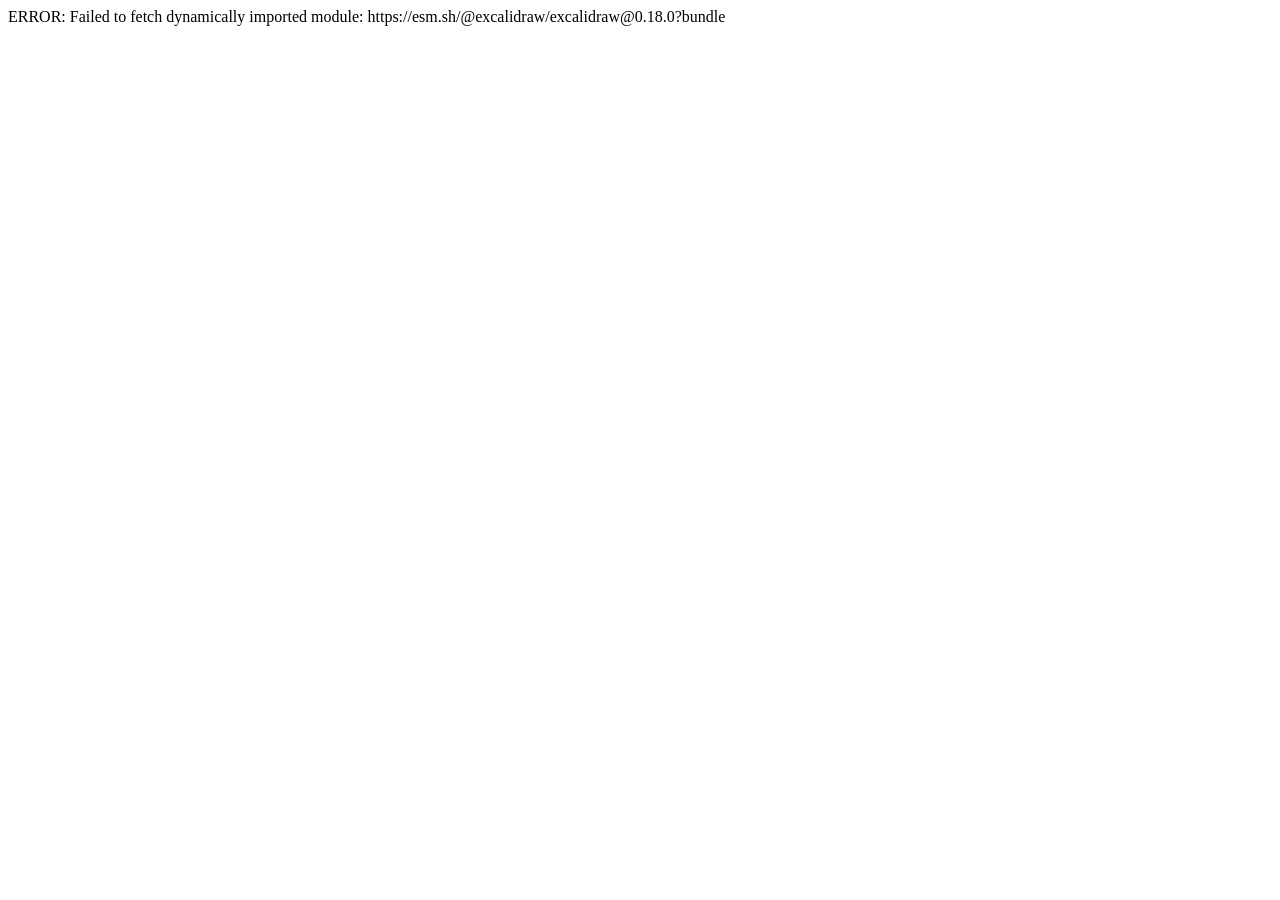
<file: render-excalidraw.html>
<!DOCTYPE html>
<html>
<head><meta charset="utf-8"><title>excalidraw renderer</title></head>
<body>
<div id="status">loading…</div>
<script>
  // Excalidraw fetches its hand-drawn fonts relative to this path:
  window.EXCALIDRAW_ASSET_PATH = "https://esm.sh/@excalidraw/excalidraw@0.18.0/dist/prod/";
</script>
<script type="module">
  const status = (m) => { document.getElementById("status").textContent = m; window.__status = m; };
  try {
    status("importing excalidraw…");
    const { exportToSvg } = await import("https://esm.sh/@excalidraw/excalidraw@0.18.0?bundle");
    const scenes = [
      { src: "/docs/images/architecture.excalidraw",      out: "architecture-full-hand.svg" },
      { src: "/docs/images/architecture-hero.excalidraw", out: "architecture-hero-hand.svg" },
    ];
    for (const s of scenes) {
      status(`rendering ${s.src}…`);
      const scene = await (await fetch(s.src)).json();
      const svg = await exportToSvg({
        elements: scene.elements,
        appState: { ...scene.appState, exportBackground: true,
                    exportWithDarkMode: false, exportPadding: 24 },
        files: scene.files || {},
      });
      const xml = new XMLSerializer().serializeToString(svg);
      const r = await fetch(`http://127.0.0.1:8123/save?name=${s.out}`,
                            { method: "POST", body: xml,
                              headers: { "X-Render": "1" } });
      if (!r.ok) throw new Error(`save failed for ${s.out}`);
    }
    status("DONE");
  } catch (e) {
    status("ERROR: " + (e && e.message ? e.message : String(e)));
  }
</script>
</body>
</html>
</file>
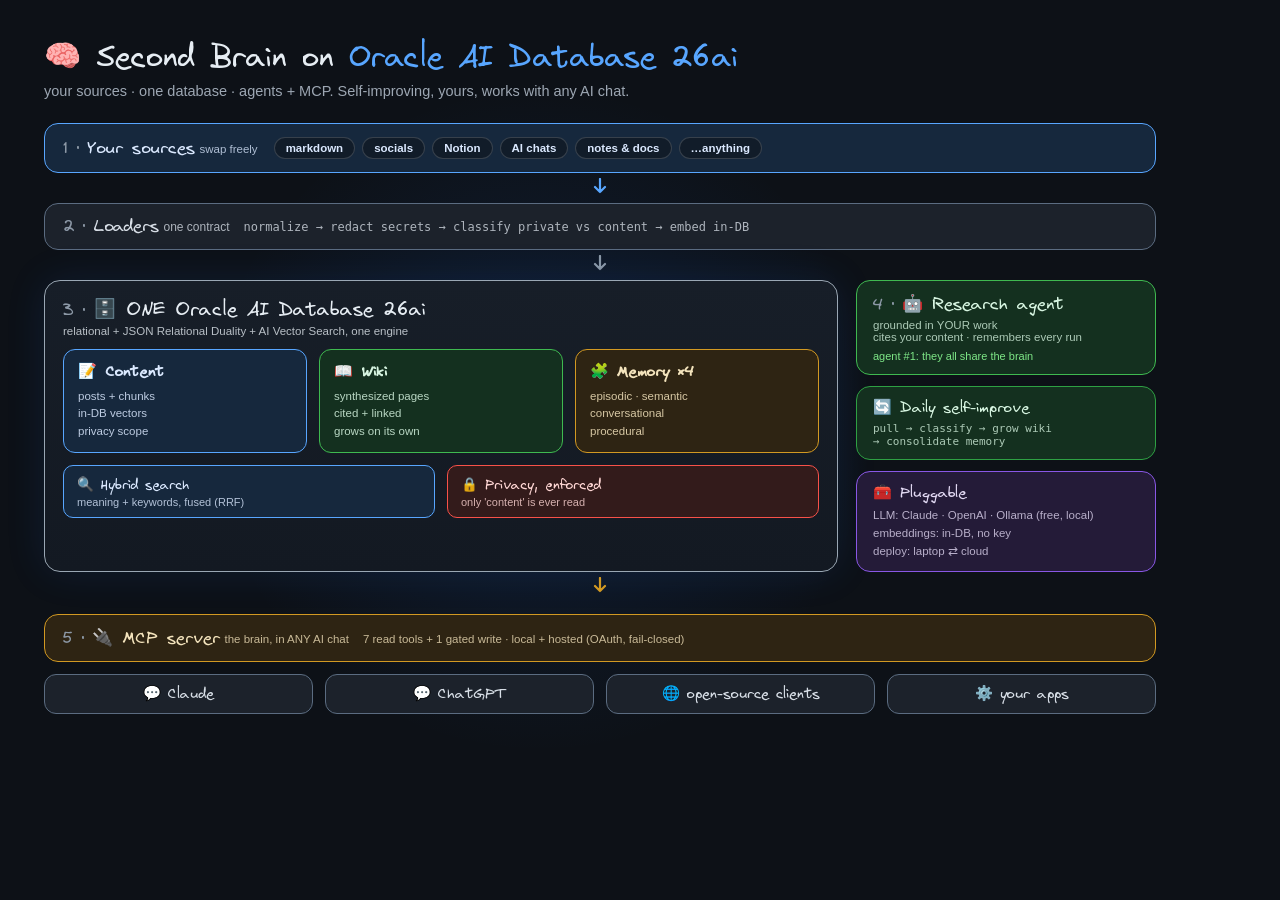
<file: docs/images/src/architecture-full.html>
<!doctype html>
<html>
<head>
<meta charset="utf-8">
<style>
  @font-face { font-family: 'Virgil'; src: url('Virgil.woff2') format('woff2'); }
  * { margin: 0; padding: 0; box-sizing: border-box; }
  body {
    background: #0d1117; width: 1200px; padding: 38px 44px 34px;
    font-family: -apple-system, BlinkMacSystemFont, "Segoe UI", Roboto, Helvetica, Arial, sans-serif;
    color: #e6edf3; position: relative; overflow: hidden;
  }
  .glow {
    position: absolute; width: 760px; height: 760px; border-radius: 50%;
    background: radial-gradient(circle, #1f6feb24 0%, transparent 62%);
    top: 40px; left: 160px; pointer-events: none;
  }
  .title { font-family: 'Virgil'; font-size: 30px; position: relative; }
  .title .accent { color: #58a6ff; }
  .subtitle { font-size: 14.5px; color: #9da7b3; margin-top: 6px; position: relative; }

  .lane { position: relative; }
  .card { border: 1.6px solid; border-radius: 14px; }
  .lbl { font-family: 'Virgil'; font-size: 17px; }
  .sub { font-size: 11.5px; opacity: 0.78; }
  .chips { display: flex; flex-wrap: wrap; gap: 7px; }
  .chip {
    font-size: 11.5px; font-weight: 600; border-radius: 999px; padding: 4px 11px;
    background: rgba(13,17,23,0.5); border: 1px solid rgba(255,255,255,0.16); white-space: nowrap;
  }

  .sources { margin-top: 24px; background: #16283d; border-color: #58a6ff; color: #dbe9ff;
             padding: 13px 18px; display: flex; align-items: center; gap: 16px; }
  .loaders { background: #1c222b; border-color: #5b6c81; color: #d7dee6;
             padding: 12px 18px; display: flex; align-items: baseline; gap: 14px; }
  .loaders .sub { font-family: "SF Mono", ui-monospace, Menlo, monospace; font-size: 12px; }

  .varrow { display: flex; justify-content: center; padding: 5px 0; position: relative; }

  .mid { display: flex; gap: 18px; position: relative; }
  .db {
    flex: 1; background: linear-gradient(180deg, #171e28, #131922);
    border: 1.6px solid #9aa7b4; border-radius: 16px; padding: 16px 18px;
    box-shadow: 0 0 40px #1f6feb1e;
  }
  .db .lbl { font-size: 19px; }
  .pillars { display: flex; gap: 12px; margin-top: 12px; }
  .pillar { flex: 1; border-radius: 12px; padding: 12px 14px; border: 1.3px solid; }
  .pillar h4 { font-family: 'Virgil'; font-size: 15px; }
  .pillar div { font-size: 11.5px; opacity: 0.85; margin-top: 6px; line-height: 1.5; }
  .p-content { background: #16283d; border-color: #58a6ff; color: #dbe9ff; }
  .p-wiki    { background: #14301f; border-color: #3fb950; color: #d7f5e1; }
  .p-mem     { background: #2e2413; border-color: #d29922; color: #f4e4bd; }
  .bars { display: flex; gap: 12px; margin-top: 12px; }
  .bar2 { flex: 1; border-radius: 10px; border: 1.3px solid; padding: 9px 13px; }
  .bar2 b { font-family: 'Virgil'; font-size: 13.5px; font-weight: 400; }
  .bar2 span { display: block; font-size: 11px; opacity: 0.8; margin-top: 2px; }
  .hybrid { background: #16283d; border-color: #58a6ff; color: #dbe9ff; }
  .priv   { background: #331b1b; border-color: #f85149; color: #ffd7d5; }

  .side { flex: 0 0 300px; display: flex; flex-direction: column; gap: 11px; }
  .agent { background: #14301f; border-color: #3fb950; color: #d7f5e1; padding: 12px 16px; }
  .agent .foot { font-size: 11px; color: #7ee787; margin-top: 7px; }
  .loop { background: #14301f; border-color: #2ea043; color: #d7f5e1; padding: 11px 16px; }
  .loop .sub { font-family: "SF Mono", ui-monospace, Menlo, monospace; font-size: 11px; }
  .plug { background: #241b38; border-color: #8957e5; color: #e2d9f3; padding: 11px 16px; }
  .plug .sub { line-height: 1.55; }

  .mcp { margin-top: 12px; background: #2e2413; border-color: #d29922; color: #f4e4bd;
         padding: 12px 18px; display: flex; align-items: baseline; gap: 14px; }
  .clients { margin-top: 12px; display: flex; gap: 12px; }
  .client { flex: 1; background: #1c222b; border: 1.4px solid #5b6c81; color: #d7dee6;
            border-radius: 12px; padding: 10px 14px; text-align: center;
            font-family: 'Virgil'; font-size: 14.5px; white-space: nowrap; }

  .num { color: #8d99a7; font-family: 'Virgil'; margin-right: 6px; }
</style>
</head>
<body>
  <div class="glow"></div>
  <div class="title">🧠 Second Brain on <span class="accent">Oracle AI Database 26ai</span></div>
  <div class="subtitle">your sources · one database · agents + MCP. Self-improving, yours, works with any AI chat.</div>

  <div class="card sources lane">
    <div><span class="num">1 ·</span><span class="lbl">Your sources</span> <span class="sub">swap freely</span></div>
    <div class="chips">
      <span class="chip">markdown</span><span class="chip">socials</span><span class="chip">Notion</span>
      <span class="chip">AI chats</span><span class="chip">notes &amp; docs</span><span class="chip">…anything</span>
    </div>
  </div>

  <div class="varrow"><svg width="16" height="20" viewBox="0 0 16 20"><path d="M8 1v13m0 0-5-5m5 5 5-5" stroke="#58a6ff" stroke-width="2.2" fill="none" stroke-linecap="round"/></svg></div>

  <div class="card loaders lane">
    <div><span class="num">2 ·</span><span class="lbl">Loaders</span> <span class="sub" style="font-family:inherit;">one contract</span></div>
    <div class="sub">normalize → redact secrets → classify private vs content → embed in-DB</div>
  </div>

  <div class="varrow"><svg width="16" height="20" viewBox="0 0 16 20"><path d="M8 1v13m0 0-5-5m5 5 5-5" stroke="#8b98a5" stroke-width="2.2" fill="none" stroke-linecap="round"/></svg></div>

  <div class="mid lane">
    <div class="db">
      <div><span class="num">3 ·</span><span class="lbl">🗄️ ONE Oracle AI Database 26ai</span></div>
      <div class="sub" style="margin-top:3px;">relational + JSON Relational Duality + AI Vector Search, one engine</div>
      <div class="pillars">
        <div class="pillar p-content"><h4>📝 Content</h4><div>posts + chunks<br>in-DB vectors<br>privacy scope</div></div>
        <div class="pillar p-wiki"><h4>📖 Wiki</h4><div>synthesized pages<br>cited + linked<br>grows on its own</div></div>
        <div class="pillar p-mem"><h4>🧩 Memory ×4</h4><div>episodic · semantic<br>conversational<br>procedural</div></div>
      </div>
      <div class="bars">
        <div class="bar2 hybrid"><b>🔍 Hybrid search</b><span>meaning + keywords, fused (RRF)</span></div>
        <div class="bar2 priv"><b>🔒 Privacy, enforced</b><span>only 'content' is ever read</span></div>
      </div>
    </div>
    <div class="side">
      <div class="card agent">
        <div><span class="num">4 ·</span><span class="lbl">🤖 Research agent</span></div>
        <div class="sub" style="margin-top:4px;">grounded in YOUR work<br>cites your content · remembers every run</div>
        <div class="foot">agent #1: they all share the brain</div>
      </div>
      <div class="card loop">
        <div class="lbl" style="font-size:15px;">🔄 Daily self-improve</div>
        <div class="sub" style="margin-top:4px;">pull → classify → grow wiki<br>→ consolidate memory</div>
      </div>
      <div class="card plug">
        <div class="lbl" style="font-size:15px;">🧰 Pluggable</div>
        <div class="sub" style="margin-top:4px;">LLM: Claude · OpenAI · Ollama (free, local)<br>embeddings: in-DB, no key<br>deploy: laptop ⇄ cloud</div>
      </div>
    </div>
  </div>

  <div class="varrow"><svg width="16" height="20" viewBox="0 0 16 20"><path d="M8 1v13m0 0-5-5m5 5 5-5" stroke="#d29922" stroke-width="2.2" fill="none" stroke-linecap="round"/></svg></div>

  <div class="card mcp lane">
    <div><span class="num">5 ·</span><span class="lbl">🔌 MCP server</span> <span class="sub" style="font-family:inherit;">the brain, in ANY AI chat</span></div>
    <div class="sub">7 read tools + 1 gated write · local + hosted (OAuth, fail-closed)</div>
  </div>

  <div class="clients lane">
    <div class="client">💬 Claude</div>
    <div class="client">💬 ChatGPT</div>
    <div class="client">🌐 open-source clients</div>
    <div class="client">⚙️ your apps</div>
  </div>
</body>
</html>
</file>
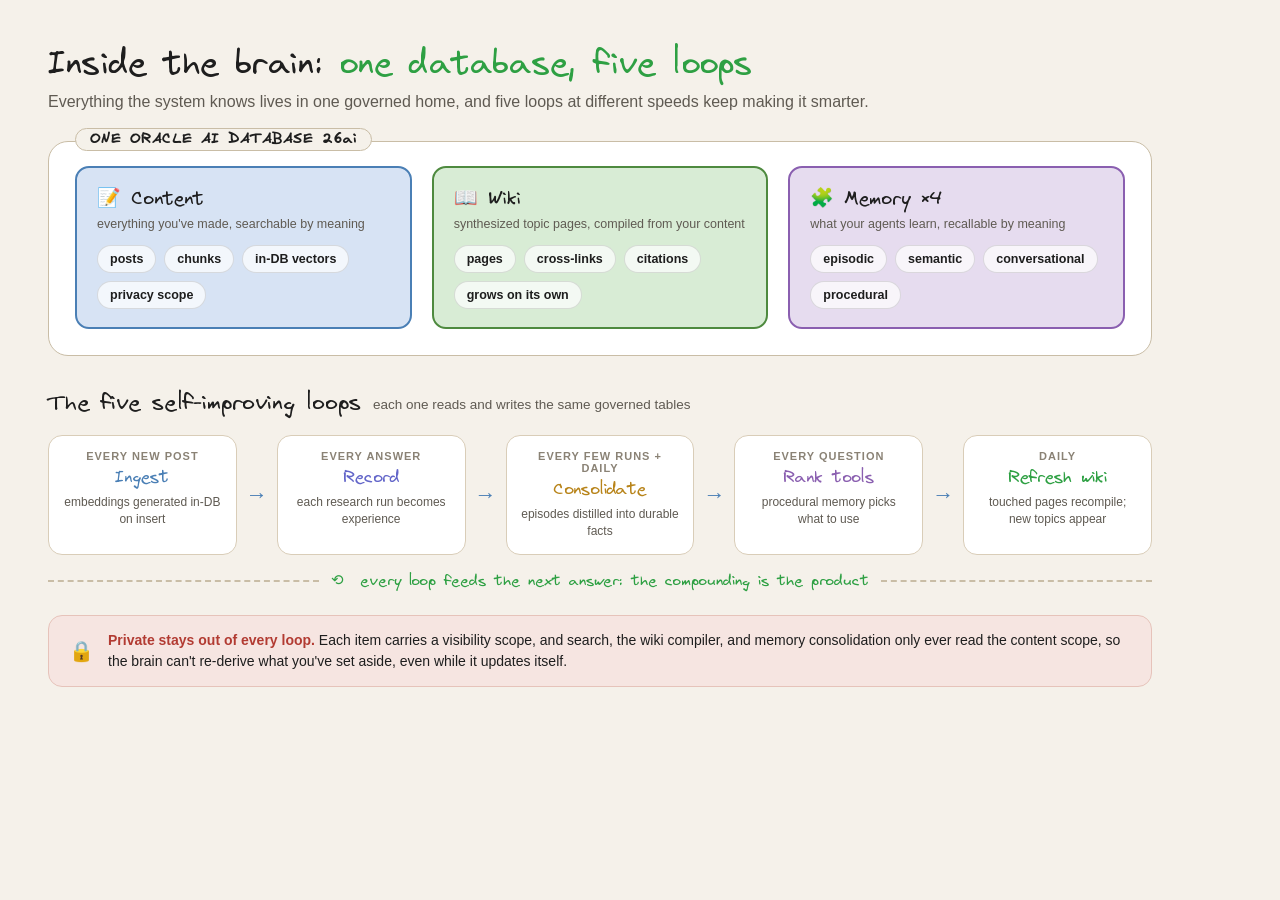
<file: docs/images/src/brain-loops.html>
<!doctype html>
<html>
<head>
<meta charset="utf-8">
<style>
  @font-face {
    font-family: 'Virgil';
    src: url('Virgil.woff2') format('woff2');
  }
  * { margin: 0; padding: 0; box-sizing: border-box; }
  body {
    background: #f5f1ea;
    font-family: -apple-system, BlinkMacSystemFont, "Segoe UI", Roboto, Helvetica, Arial, sans-serif;
    color: #1e1e1e;
    width: 1200px;
    padding: 44px 48px 40px;
  }
  .title { font-family: 'Virgil'; font-size: 33px; font-weight: 400; letter-spacing: 0.2px; }
  .title .accent { color: #2ea043; }
  .subtitle { font-size: 16px; color: #5f5a52; margin-top: 8px; }

  .db {
    margin-top: 30px; border: 1.5px solid #c9bda6; border-radius: 20px;
    background: #ffffff; padding: 24px 26px 26px; position: relative;
  }
  .db-label { font-family: 'Virgil';
    position: absolute; top: -14px; left: 26px; background: #f5f1ea;
    padding: 2px 14px; font-size: 14px; font-weight: 800; letter-spacing: 1px; color: #1e1e1e;
    border: 1px solid #c9bda6; border-radius: 999px;
  }
  .cols { display: flex; gap: 20px; }
  .pillar { flex: 1; padding: 18px 20px; border: 2px solid;
    border-radius: 14px; color: #1e1e1e; }

  .pillar h3 { font-family: 'Virgil'; font-size: 19px; font-weight: 400; display: flex; align-items: center; gap: 9px; }
  .pillar .desc { font-size: 12.5px; margin: 6px 0 14px; color: #5f5a52; }
  .chips { display: flex; flex-wrap: wrap; gap: 8px; }
  .chip {
    font-size: 12.5px; font-weight: 600; border-radius: 999px; padding: 6px 12px;
    background: rgba(255,255,255,0.7); border: 1px solid rgba(0,0,0,0.12); color: #1e1e1e;
  }
  .content { background: #d7e3f4; border-color: #4a7fb5; }
  .wiki    { background: #d8ecd5; border-color: #4e8a3f; }
  .memory  { background: #e6dcef; border-color: #8a5fb0; }

  .loops { margin-top: 34px; }
  .loops-head { display: flex; align-items: baseline; gap: 12px; }
  .loops-head h2 { font-family: 'Virgil'; font-size: 22px; font-weight: 400; color: #1e1e1e; }
  .loops-head span { font-size: 13.5px; color: #5f5a52; }
  .track { display: flex; align-items: stretch; margin-top: 18px; }
  .loop {
    flex: 1; background: #ffffff; border: 1px solid #d9cdb8;
    border-radius: 14px;
    padding: 14px 14px 13px; text-align: center; position: relative;
  }

  .loop .when { font-size: 11px; font-weight: 700; letter-spacing: 1px; text-transform: uppercase; color: #8a8275; }
  .loop .what { font-family: 'Virgil'; font-size: 17px; font-weight: 400; margin-top: 5px; }
  .loop .gain { font-size: 12px; color: #5f5a52; margin-top: 6px; line-height: 1.45; }
  .arrow {
    align-self: center; width: 40px; text-align: center; color: #4a7fb5;
    font-size: 22px; font-weight: 700; flex: 0 0 40px;
  }
  .l1 .what { color: #4a7fb5; } .l2 .what { color: #6366c9; } .l3 .what { color: #b8841a; }
  .l4 .what { color: #8a5fb0; } .l5 .what { color: #2ea043; }

  .cycle {
    margin-top: 16px; display: flex; align-items: center; gap: 12px; justify-content: center;
    color: #8a8275; font-size: 13px;
  }
  .cycle .line { flex: 1; border-top: 2px dashed #c9bda6; position: relative; }
  .cycle .back { font-family: 'Virgil'; color: #2ea043; font-size: 15px; }

  .foot {
    margin-top: 24px; display: flex; align-items: center; gap: 14px;
    background: #f6e5e1; border: 1px solid #e6c3ba; border-radius: 14px; padding: 14px 20px;
  }
  .foot .lock { font-size: 20px; }
  .foot p { font-size: 14px; color: #1e1e1e; line-height: 1.5; }
  .foot b { color: #b23b32; }
</style>
</head>
<body>
  <div class="title">Inside the brain: <span class="accent">one database, five loops</span></div>
  <div class="subtitle">Everything the system knows lives in one governed home, and five loops at different speeds keep making it smarter.</div>

  <div class="db">
    <div class="db-label">ONE ORACLE AI DATABASE 26ai</div>
    <div class="cols">
      <div class="pillar content">
        <h3>📝 Content</h3>
        <div class="desc">everything you've made, searchable by meaning</div>
        <div class="chips"><span class="chip">posts</span><span class="chip">chunks</span><span class="chip">in-DB vectors</span><span class="chip">privacy scope</span></div>
      </div>
      <div class="pillar wiki">
        <h3>📖 Wiki</h3>
        <div class="desc">synthesized topic pages, compiled from your content</div>
        <div class="chips"><span class="chip">pages</span><span class="chip">cross-links</span><span class="chip">citations</span><span class="chip">grows on its own</span></div>
      </div>
      <div class="pillar memory">
        <h3>🧩 Memory ×4</h3>
        <div class="desc">what your agents learn, recallable by meaning</div>
        <div class="chips"><span class="chip">episodic</span><span class="chip">semantic</span><span class="chip">conversational</span><span class="chip">procedural</span></div>
      </div>
    </div>
  </div>

  <div class="loops">
    <div class="loops-head"><h2>The five self-improving loops</h2><span>each one reads and writes the same governed tables</span></div>
    <div class="track">
      <div class="loop l1"><div class="when">every new post</div><div class="what">Ingest</div><div class="gain">embeddings generated in-DB on insert</div></div>
      <div class="arrow">→</div>
      <div class="loop l2"><div class="when">every answer</div><div class="what">Record</div><div class="gain">each research run becomes experience</div></div>
      <div class="arrow">→</div>
      <div class="loop l3"><div class="when">every few runs + daily</div><div class="what">Consolidate</div><div class="gain">episodes distilled into durable facts</div></div>
      <div class="arrow">→</div>
      <div class="loop l4"><div class="when">every question</div><div class="what">Rank tools</div><div class="gain">procedural memory picks what to use</div></div>
      <div class="arrow">→</div>
      <div class="loop l5"><div class="when">daily</div><div class="what">Refresh wiki</div><div class="gain">touched pages recompile; new topics appear</div></div>
    </div>
    <div class="cycle">
      <div class="line"></div>
      <span class="back">⟲&nbsp; every loop feeds the next answer: the compounding is the product</span>
      <div class="line"></div>
    </div>
  </div>

  <div class="foot">
    <div class="lock">🔒</div>
    <p><b>Private stays out of every loop.</b> Each item carries a visibility scope, and search, the
    wiki compiler, and memory consolidation only ever read the content scope, so the brain can't
    re-derive what you've set aside, even while it updates itself.</p>
  </div>
</body>
</html>
</file>
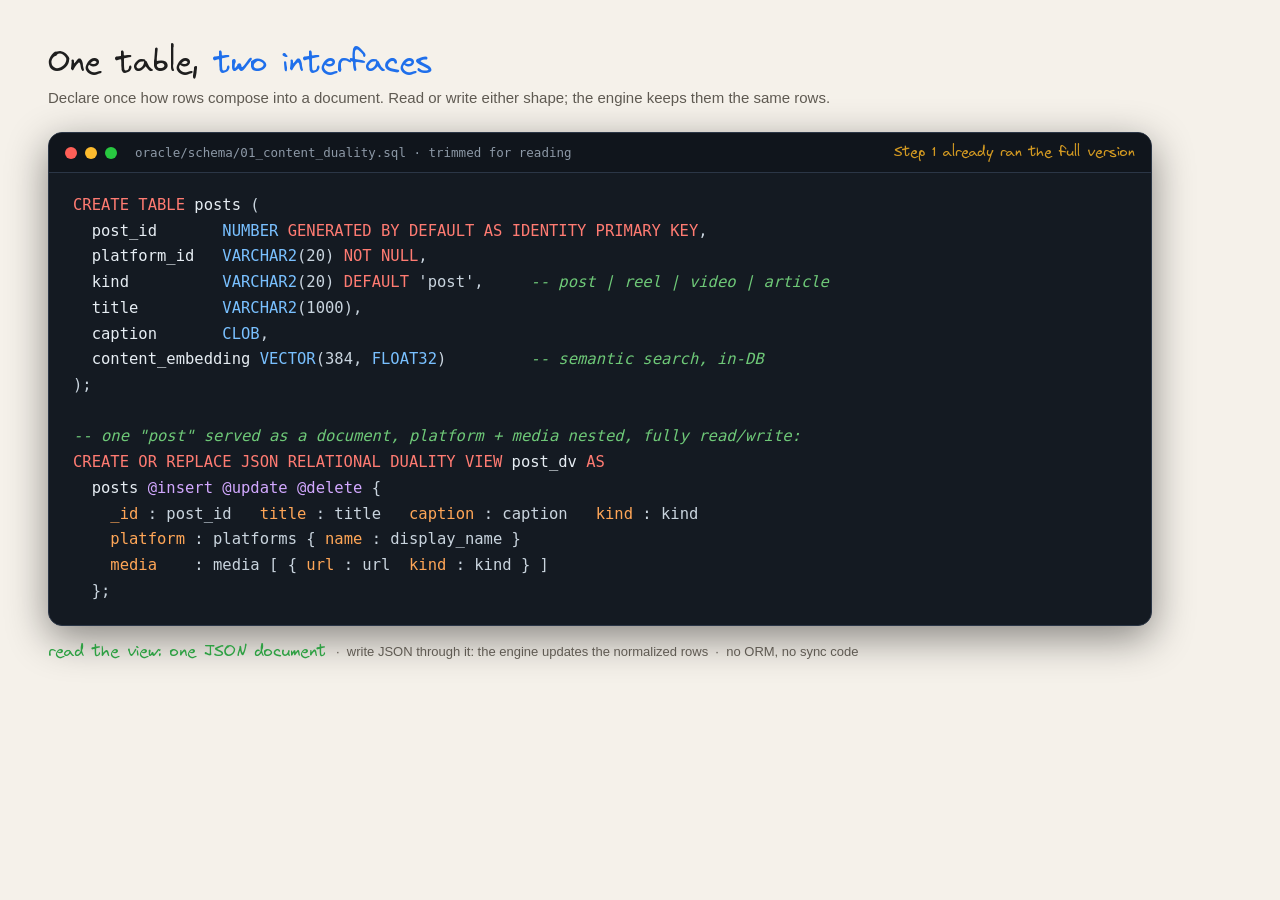
<file: docs/images/src/code-duality.html>
<!doctype html>
<html>
<head>
<meta charset="utf-8">
<style>
  @font-face { font-family: 'Virgil'; src: url('Virgil.woff2') format('woff2'); }
  * { margin: 0; padding: 0; box-sizing: border-box; }
  body {
    background: #f5f1ea; width: 1200px; padding: 44px 48px 40px;
    font-family: -apple-system, BlinkMacSystemFont, "Segoe UI", Roboto, Helvetica, Arial, sans-serif;
    color: #1e1e1e;
  }
  .title { font-family: 'Virgil'; font-size: 30px; }
  .title .accent { color: #1f6feb; }
  .subtitle { font-size: 15px; color: #5f5a52; margin-top: 7px; }

  .window {
    margin-top: 26px; background: #141a22; border: 1px solid #2b3646; border-radius: 14px;
    overflow: hidden; box-shadow: 0 12px 40px rgba(0,0,0,0.45);
  }
  .bar {
    display: flex; align-items: center; gap: 8px; padding: 11px 16px;
    background: #10151c; border-bottom: 1px solid #2b3646;
  }
  .dot { width: 12px; height: 12px; border-radius: 50%; }
  .d1 { background: #ff5f57; } .d2 { background: #febc2e; } .d3 { background: #28c840; }
  .path { margin-left: 10px; font-size: 12.5px; color: #8d99a7;
          font-family: "SF Mono", ui-monospace, Menlo, monospace; }
  .badge { margin-left: auto; font-family: 'Virgil'; font-size: 14px; color: #d29922; }

  pre {
    font-family: "SF Mono", ui-monospace, Menlo, monospace; font-size: 15.5px; line-height: 1.66;
    padding: 20px 24px; white-space: pre; overflow: hidden; color: #c9d4de;
  }
  .kw { color: #ff7b72; }          /* SQL keywords */
  .ty { color: #79c0ff; }          /* types */
  .id { color: #e6edf3; }          /* identifiers */
  .cm { color: #7ee787; opacity: 0.85; font-style: italic; }  /* comments */
  .an { color: #d2a8ff; }          /* annotations @insert */
  .fd { color: #ffa657; }          /* duality fields */

  .foot { margin-top: 16px; display: flex; align-items: baseline; gap: 10px; }
  .foot .hand { font-family: 'Virgil'; font-size: 16px; color: #2ea043; }
  .foot span { font-size: 13px; color: #5f5a52; }
</style>
</head>
<body>
  <div class="title">One table, <span class="accent">two interfaces</span></div>
  <div class="subtitle">Declare once how rows compose into a document. Read or write either shape; the engine keeps them the same rows.</div>

  <div class="window">
    <div class="bar">
      <div class="dot d1"></div><div class="dot d2"></div><div class="dot d3"></div>
      <div class="path">oracle/schema/01_content_duality.sql · trimmed for reading</div>
      <div class="badge">Step 1 already ran the full version</div>
    </div>
<pre><span class="kw">CREATE TABLE</span> <span class="id">posts</span> (
  <span class="id">post_id</span>       <span class="ty">NUMBER</span> <span class="kw">GENERATED BY DEFAULT AS IDENTITY PRIMARY KEY</span>,
  <span class="id">platform_id</span>   <span class="ty">VARCHAR2</span>(20) <span class="kw">NOT NULL</span>,
  <span class="id">kind</span>          <span class="ty">VARCHAR2</span>(20) <span class="kw">DEFAULT</span> 'post',     <span class="cm">-- post | reel | video | article</span>
  <span class="id">title</span>         <span class="ty">VARCHAR2</span>(1000),
  <span class="id">caption</span>       <span class="ty">CLOB</span>,
  <span class="id">content_embedding</span> <span class="ty">VECTOR</span>(384, <span class="ty">FLOAT32</span>)         <span class="cm">-- semantic search, in-DB</span>
);

<span class="cm">-- one "post" served as a document, platform + media nested, fully read/write:</span>
<span class="kw">CREATE OR REPLACE JSON RELATIONAL DUALITY VIEW</span> <span class="id">post_dv</span> <span class="kw">AS</span>
  <span class="id">posts</span> <span class="an">@insert @update @delete</span> {
    <span class="fd">_id</span> : post_id   <span class="fd">title</span> : title   <span class="fd">caption</span> : caption   <span class="fd">kind</span> : kind
    <span class="fd">platform</span> : platforms { <span class="fd">name</span> : display_name }
    <span class="fd">media</span>    : media [ { <span class="fd">url</span> : url  <span class="fd">kind</span> : kind } ]
  };</pre>
  </div>

  <div class="foot">
    <span class="hand">read the view: one JSON document</span>
    <span>·&nbsp; write JSON through it: the engine updates the normalized rows &nbsp;·&nbsp; no ORM, no sync code</span>
  </div>
</body>
</html>
</file>
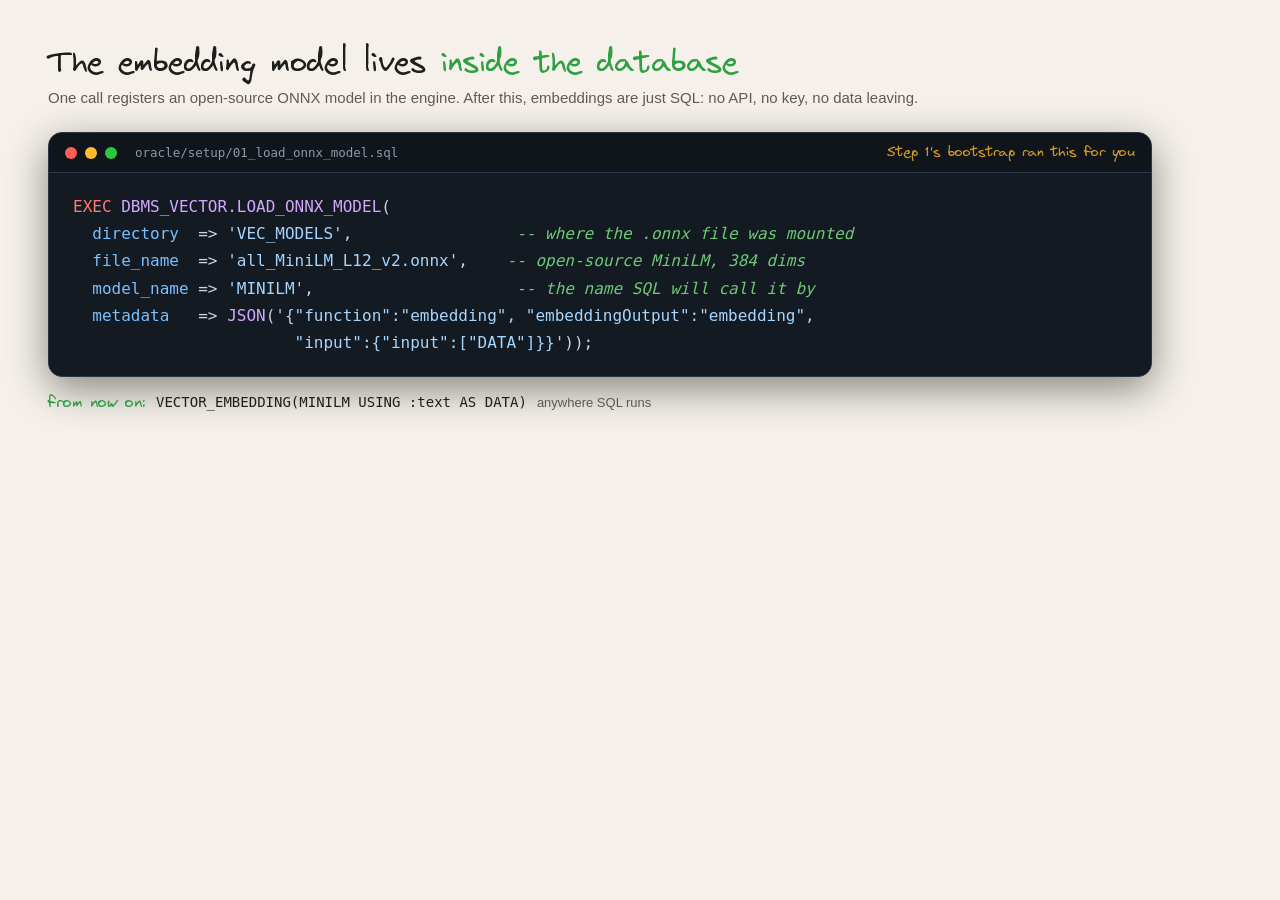
<file: docs/images/src/code-model.html>
<!doctype html>
<html>
<head>
<meta charset="utf-8">
<style>
  @font-face { font-family: 'Virgil'; src: url('Virgil.woff2') format('woff2'); }
  * { margin: 0; padding: 0; box-sizing: border-box; }
  body {
    background: #f5f1ea; width: 1200px; padding: 44px 48px 40px;
    font-family: -apple-system, BlinkMacSystemFont, "Segoe UI", Roboto, Helvetica, Arial, sans-serif;
    color: #1e1e1e;
  }
  .title { font-family: 'Virgil'; font-size: 30px; }
  .title .accent { color: #2ea043; }
  .subtitle { font-size: 15px; color: #5f5a52; margin-top: 7px; }

  .window {
    margin-top: 26px; background: #141a22; border: 1px solid #2b3646; border-radius: 14px;
    overflow: hidden; box-shadow: 0 12px 40px rgba(0,0,0,0.45);
  }
  .bar {
    display: flex; align-items: center; gap: 8px; padding: 11px 16px;
    background: #10151c; border-bottom: 1px solid #2b3646;
  }
  .dot { width: 12px; height: 12px; border-radius: 50%; }
  .d1 { background: #ff5f57; } .d2 { background: #febc2e; } .d3 { background: #28c840; }
  .path { margin-left: 10px; font-size: 12.5px; color: #8d99a7;
          font-family: "SF Mono", ui-monospace, Menlo, monospace; }
  .badge { margin-left: auto; font-family: 'Virgil'; font-size: 14px; color: #d29922; }

  pre {
    font-family: "SF Mono", ui-monospace, Menlo, monospace; font-size: 16px; line-height: 1.7;
    padding: 20px 24px; white-space: pre; overflow: hidden; color: #c9d4de;
  }
  .kw { color: #ff7b72; }
  .fn { color: #d2a8ff; }
  .st { color: #a5d6ff; }
  .cm { color: #7ee787; opacity: 0.85; font-style: italic; }
  .pm { color: #79c0ff; }

  .foot { margin-top: 16px; display: flex; align-items: baseline; gap: 10px; }
  .foot .hand { font-family: 'Virgil'; font-size: 16px; color: #2ea043; }
  .foot span { font-size: 13px; color: #5f5a52; }
</style>
</head>
<body>
  <div class="title">The embedding model lives <span class="accent">inside the database</span></div>
  <div class="subtitle">One call registers an open-source ONNX model in the engine. After this, embeddings are just SQL: no API, no key, no data leaving.</div>

  <div class="window">
    <div class="bar">
      <div class="dot d1"></div><div class="dot d2"></div><div class="dot d3"></div>
      <div class="path">oracle/setup/01_load_onnx_model.sql</div>
      <div class="badge">Step 1's bootstrap ran this for you</div>
    </div>
<pre><span class="kw">EXEC</span> <span class="fn">DBMS_VECTOR.LOAD_ONNX_MODEL</span>(
  <span class="pm">directory</span>  =&gt; <span class="st">'VEC_MODELS'</span>,                 <span class="cm">-- where the .onnx file was mounted</span>
  <span class="pm">file_name</span>  =&gt; <span class="st">'all_MiniLM_L12_v2.onnx'</span>,    <span class="cm">-- open-source MiniLM, 384 dims</span>
  <span class="pm">model_name</span> =&gt; <span class="st">'MINILM'</span>,                     <span class="cm">-- the name SQL will call it by</span>
  <span class="pm">metadata</span>   =&gt; <span class="fn">JSON</span>(<span class="st">'{"function":"embedding", "embeddingOutput":"embedding",
                       "input":{"input":["DATA"]}}'</span>));</pre>
  </div>

  <div class="foot">
    <span class="hand">from now on:</span>
    <span style="font-family:'SF Mono', ui-monospace, Menlo, monospace; font-size:14px; color:#1e1e1e;">VECTOR_EMBEDDING(MINILM USING :text AS DATA)</span>
    <span>anywhere SQL runs</span>
  </div>
</body>
</html>
</file>
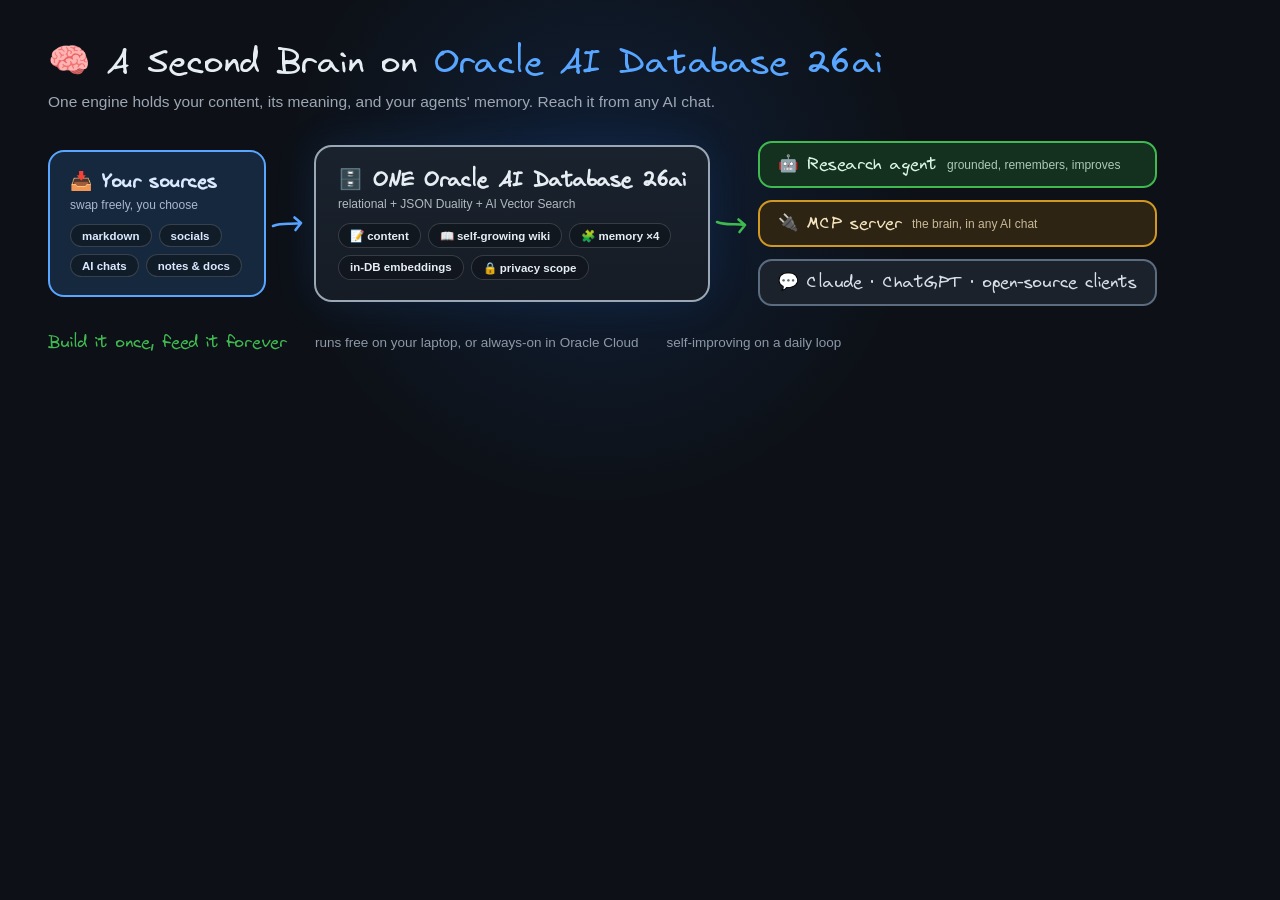
<file: docs/images/src/hero.html>
<!doctype html>
<html>
<head>
<meta charset="utf-8">
<style>
  @font-face {
    font-family: 'Virgil';
    src: url('Virgil.woff2') format('woff2');
  }
  * { margin: 0; padding: 0; box-sizing: border-box; }
  body {
    background: #0d1117;
    font-family: -apple-system, BlinkMacSystemFont, "Segoe UI", Roboto, Helvetica, Arial, sans-serif;
    color: #e6edf3;
    width: 1200px;
    padding: 40px 48px 36px;
    position: relative;
    overflow: hidden;
  }
  .glow {
    position: absolute; width: 720px; height: 720px; border-radius: 50%;
    background: radial-gradient(circle, #1f6feb26 0%, transparent 62%);
    top: -170px; left: 240px; pointer-events: none;
  }
  .hand { font-family: 'Virgil', cursive; font-weight: 400; }

  .title { font-family: 'Virgil'; font-size: 34px; letter-spacing: 0.2px; position: relative; }
  .title .accent { color: #58a6ff; }
  .subtitle { font-size: 15.5px; color: #9da7b3; margin-top: 8px; position: relative; }

  .flow { display: flex; align-items: center; gap: 0; margin-top: 30px; position: relative; }

  /* sketchy border: uneven radii + slight tilt */
  .card {
    border: 2px solid; padding: 18px 20px;
    border-radius: 16px;
  }
  .card h3 { font-family: 'Virgil'; font-size: 18px; display: flex; gap: 9px; align-items: center; white-space: nowrap; }
  .card .sub { font-size: 12px; margin-top: 4px; opacity: 0.75; }
  .chips { display: flex; flex-wrap: wrap; gap: 7px; margin-top: 12px; }
  .chip {
    font-size: 11.5px; font-weight: 600; padding: 4.5px 11px;
    background: rgba(13,17,23,0.5); border: 1.4px solid rgba(255,255,255,0.16); white-space: nowrap;
    border-radius: 999px;
  }

  .sources { flex: 0 0 218px; background: #16283d; border-color: #58a6ff; color: #dbe9ff; }

  .db {
    flex: 0 0 336px; background: linear-gradient(180deg, #1a222d, #151c26);
    border-color: #9aa7b4; color: #e6edf3; padding: 20px 22px;
    box-shadow: 0 0 40px #1f6feb22; border-radius: 18px;
  }
  .db h3 { font-size: 20px; }

  .stack { flex: 1; display: flex; flex-direction: column; gap: 12px; }
  .mini {
    border: 2px solid; padding: 11px 18px; display: flex; align-items: baseline; gap: 10px;
    border-radius: 14px;
  }
  .mini b { font-family: 'Virgil'; font-size: 16.5px; font-weight: 400; white-space: nowrap; }
  .mini span { font-size: 12px; opacity: 0.78; }
  .agent { background: #14301f; border-color: #3fb950; color: #d7f5e1; }
  .mcp   { background: #2e2413; border-color: #d29922; color: #f4e4bd; }
  .apps  { background: #1c222b; border-color: #5b6c81; color: #d7dee6; }

  .arrow { flex: 0 0 48px; display: flex; align-items: center; justify-content: center; }

  .foot {
    margin-top: 26px; display: flex; gap: 28px; font-size: 13.5px; color: #8d99a7;
    position: relative; align-items: baseline;
  }
  .foot .tag { font-family: 'Virgil'; font-size: 16.5px; color: #3fb950; }
</style>
</head>
<body>
  <div class="glow"></div>
  <div class="title">🧠 A Second Brain on <span class="accent">Oracle AI Database 26ai</span></div>
  <div class="subtitle">One engine holds your content, its meaning, and your agents' memory. Reach it from any AI chat.</div>

  <div class="flow">
    <div class="card sources">
      <h3>📥 Your sources</h3>
      <div class="sub">swap freely, you choose</div>
      <div class="chips">
        <span class="chip">markdown</span><span class="chip">socials</span>
        <span class="chip">AI chats</span><span class="chip">notes &amp; docs</span>
      </div>
    </div>

    <div class="arrow">
      <svg width="38" height="22" viewBox="0 0 38 22"><path d="M2 13 C 12 9, 20 12, 30 10 m0 0 -6.5 -5.5 M30 10 l-5.5 7" stroke="#58a6ff" stroke-width="2.6" fill="none" stroke-linecap="round"/></svg>
    </div>

    <div class="card db">
      <h3>🗄️ ONE Oracle AI Database 26ai</h3>
      <div class="sub">relational + JSON Duality + AI Vector Search</div>
      <div class="chips">
        <span class="chip">📝 content</span>
        <span class="chip">📖 self-growing wiki</span>
        <span class="chip">🧩 memory ×4</span>
        <span class="chip">in-DB embeddings</span>
        <span class="chip">🔒 privacy scope</span>
      </div>
    </div>

    <div class="arrow">
      <svg width="38" height="22" viewBox="0 0 38 22"><path d="M2 9 C 12 13, 20 10, 30 12 m0 0 -6.5 -5.5 M30 12 l-5.5 7" stroke="#3fb950" stroke-width="2.6" fill="none" stroke-linecap="round"/></svg>
    </div>

    <div class="stack">
      <div class="mini agent"><b>🤖 Research agent</b><span>grounded, remembers, improves</span></div>
      <div class="mini mcp"><b>🔌 MCP server</b><span>the brain, in any AI chat</span></div>
      <div class="mini apps"><b>💬 Claude · ChatGPT · open-source clients</b></div>
    </div>
  </div>

  <div class="foot">
    <span class="tag">Build it once, feed it forever</span>
    <span>runs free on your laptop, or always-on in Oracle Cloud</span>
    <span>self-improving on a daily loop</span>
  </div>
</body>
</html>
</file>
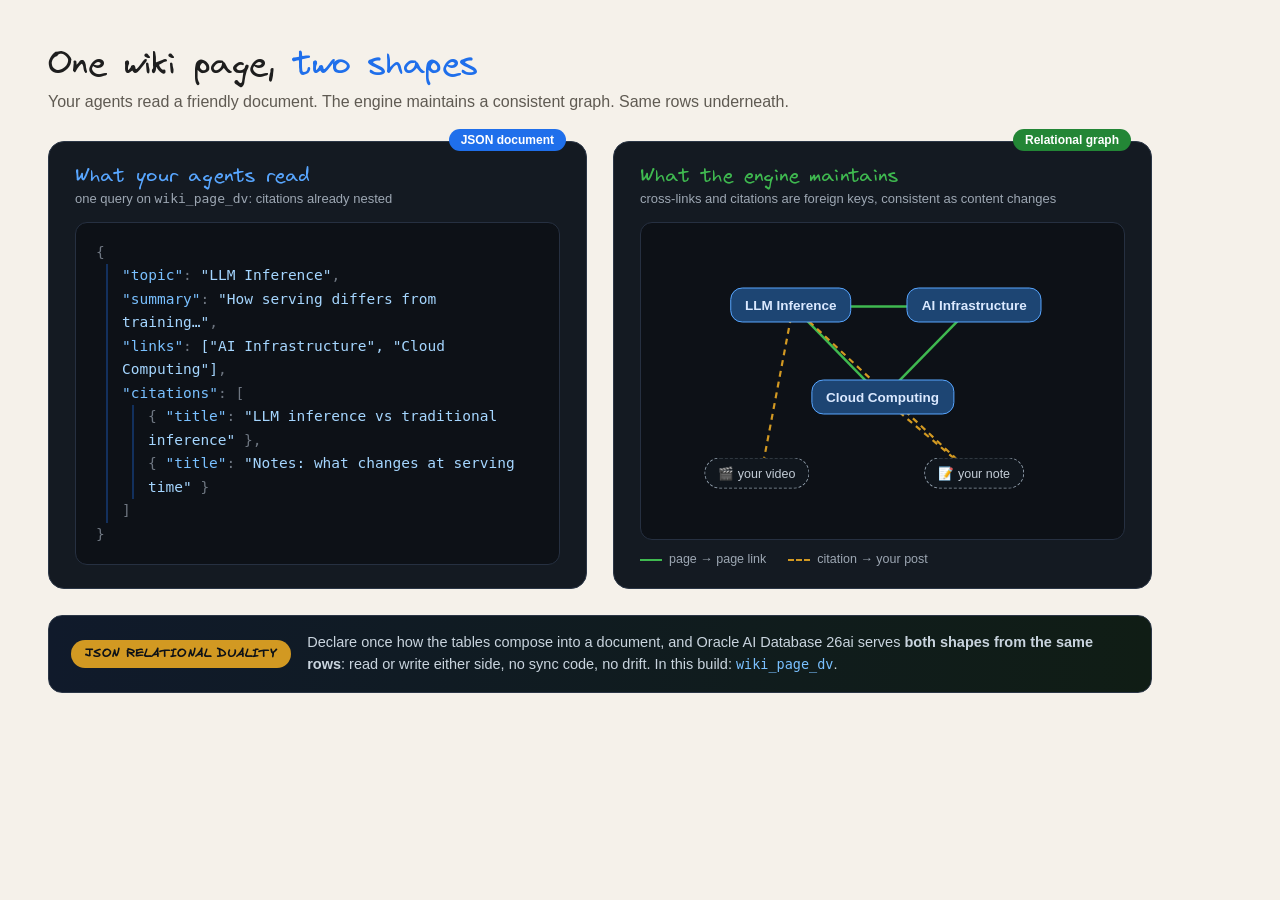
<file: docs/images/src/wiki-duality.html>
<!doctype html>
<html>
<head>
<meta charset="utf-8">
<style>
  @font-face {
    font-family: 'Virgil';
    src: url('Virgil.woff2') format('woff2');
  }
  * { margin: 0; padding: 0; box-sizing: border-box; }
  body {
    background: #f5f1ea;
    font-family: -apple-system, BlinkMacSystemFont, "Segoe UI", Roboto, Helvetica, Arial, sans-serif;
    color: #1e1e1e;
    width: 1200px;
    padding: 44px 48px 40px;
  }
  .title { font-family: 'Virgil'; font-size: 33px; font-weight: 400; letter-spacing: 0.2px; }
  .title .accent { color: #1f6feb; }
  .subtitle { font-size: 16px; color: #5f5a52; margin-top: 8px; }
  .row { display: flex; gap: 26px; margin-top: 30px; align-items: stretch; }
  .card {
    flex: 1; background: #141a22; border: 1px solid #2b3646;
    border-radius: 16px;
    padding: 22px 26px; position: relative;
  }
  
  .card h2 { font-family: 'Virgil'; font-size: 19px; font-weight: 400; letter-spacing: 0.4px; }
  .card .who { font-size: 13px; color: #9da7b3; margin-top: 3px; margin-bottom: 16px; }
  .doc h2 { color: #58a6ff; }
  .graph h2 { color: #3fb950; }

  /* document side */
  .json {
    font-family: "SF Mono", ui-monospace, Menlo, monospace; font-size: 14.5px; line-height: 1.62;
    background: #0d1117; border: 1px solid #263041; border-radius: 12px; padding: 18px 20px;
  }
  .k  { color: #79c0ff; }
  .s  { color: #a5d6ff; }
  .p  { color: #6e7681; }
  .nest { border-left: 2px solid #1f6feb55; margin-left: 10px; padding-left: 14px; }
  .badge {
    position: absolute; top: -13px; right: 20px; font-size: 12px; font-weight: 600;
    background: #1f6feb; color: #fff; border-radius: 999px; padding: 4px 12px;
  }
  .graph .badge { background: #238636; }

  /* graph side */
  .gwrap { position: relative; height: 318px; background: #0d1117; border: 1px solid #263041; border-radius: 12px; }
  svg { position: absolute; inset: 0; width: 100%; height: 100%; }
  .node {
    position: absolute; transform: translate(-50%, -50%);
    background: #1d4573; border: 1.5px solid #58a6ff; color: #dbe9ff;
    border-radius: 12px; padding: 9px 14px; font-size: 13.5px; font-weight: 600; white-space: nowrap;
  }
  .node.post {
    background: #10161d; border: 1.5px dashed #8b98a5; color: #c3ccd6; font-weight: 500;
    border-radius: 999px; font-size: 12.5px; padding: 7px 13px;
  }
  .legend { display: flex; gap: 22px; margin-top: 12px; font-size: 12.5px; color: #9da7b3; }
  .legend span::before { content: ""; display: inline-block; width: 22px; height: 0; border-top: 2.5px solid #3fb950; margin-right: 7px; vertical-align: middle; }
  .legend .cite::before { border-top: 2.5px dashed #d29922; }

  /* bottom bar */
  .bottom {
    margin-top: 26px; display: flex; align-items: center; gap: 16px;
    background: linear-gradient(90deg, #101a2b, #101d15); border: 1px solid #2b3646;
    border-radius: 14px; padding: 16px 22px;
  }
  .bottom .pill { font-family: 'Virgil';
    background: #d29922; color: #0d1117; font-weight: 800; font-size: 12.5px;
    border-radius: 999px; padding: 6px 14px; white-space: nowrap; letter-spacing: 0.4px;
  }
  .bottom p { font-size: 14.5px; color: #c9d4de; line-height: 1.5; }
  .bottom code { font-family: "SF Mono", ui-monospace, Menlo, monospace; color: #79c0ff; font-size: 13.5px; }
</style>
</head>
<body>
  <div class="title">One wiki page, <span class="accent">two shapes</span></div>
  <div class="subtitle">Your agents read a friendly document. The engine maintains a consistent graph. Same rows underneath.</div>

  <div class="row">
    <div class="card doc">
      <div class="badge">JSON document</div>
      <h2>What your agents read</h2>
      <div class="who">one query on <span style="font-family: ui-monospace, Menlo, monospace">wiki_page_dv</span>: citations already nested</div>
      <div class="json">
        <div><span class="p">{</span></div>
        <div class="nest">
          <div><span class="k">"topic"</span><span class="p">:</span> <span class="s">"LLM Inference"</span><span class="p">,</span></div>
          <div><span class="k">"summary"</span><span class="p">:</span> <span class="s">"How serving differs from training…"</span><span class="p">,</span></div>
          <div><span class="k">"links"</span><span class="p">:</span> <span class="s">["AI Infrastructure", "Cloud Computing"]</span><span class="p">,</span></div>
          <div><span class="k">"citations"</span><span class="p">: [</span></div>
          <div class="nest">
            <div><span class="p">{</span> <span class="k">"title"</span><span class="p">:</span> <span class="s">"LLM inference vs traditional inference"</span> <span class="p">},</span></div>
            <div><span class="p">{</span> <span class="k">"title"</span><span class="p">:</span> <span class="s">"Notes: what changes at serving time"</span> <span class="p">}</span></div>
          </div>
          <div><span class="p">]</span></div>
        </div>
        <div><span class="p">}</span></div>
      </div>
    </div>

    <div class="card graph">
      <div class="badge">Relational graph</div>
      <h2>What the engine maintains</h2>
      <div class="who">cross-links and citations are foreign keys, consistent as content changes</div>
      <div class="gwrap">
        <svg viewBox="0 0 480 318">
          <!-- page->page links (solid green) -->
          <line x1="150" y1="84"  x2="330" y2="84"  stroke="#3fb950" stroke-width="2.5"/>
          <line x1="150" y1="84"  x2="240" y2="176" stroke="#3fb950" stroke-width="2.5"/>
          <line x1="330" y1="84"  x2="240" y2="176" stroke="#3fb950" stroke-width="2.5"/>
          <!-- citations (dashed gold) -->
          <line x1="150" y1="84"  x2="118" y2="252" stroke="#d29922" stroke-width="2.2" stroke-dasharray="6 5"/>
          <line x1="150" y1="84"  x2="330" y2="252" stroke="#d29922" stroke-width="2.2" stroke-dasharray="6 5"/>
          <line x1="240" y1="176" x2="330" y2="252" stroke="#d29922" stroke-width="2.2" stroke-dasharray="6 5"/>
        </svg>
        <div class="node" style="left: 31%; top: 26%;">LLM Inference</div>
        <div class="node" style="left: 69%; top: 26%;">AI Infrastructure</div>
        <div class="node" style="left: 50%; top: 55%;">Cloud Computing</div>
        <div class="node post" style="left: 24%; top: 79%;">🎬 your video</div>
        <div class="node post" style="left: 69%; top: 79%;">📝 your note</div>
      </div>
      <div class="legend">
        <span>page → page link</span>
        <span class="cite">citation → your post</span>
      </div>
    </div>
  </div>

  <div class="bottom">
    <div class="pill">JSON RELATIONAL DUALITY</div>
    <p>Declare once how the tables compose into a document, and Oracle AI Database 26ai serves
    <b>both shapes from the same rows</b>: read or write either side, no sync code, no drift.
    In this build: <code>wiki_page_dv</code>.</p>
  </div>
</body>
</html>
</file>
